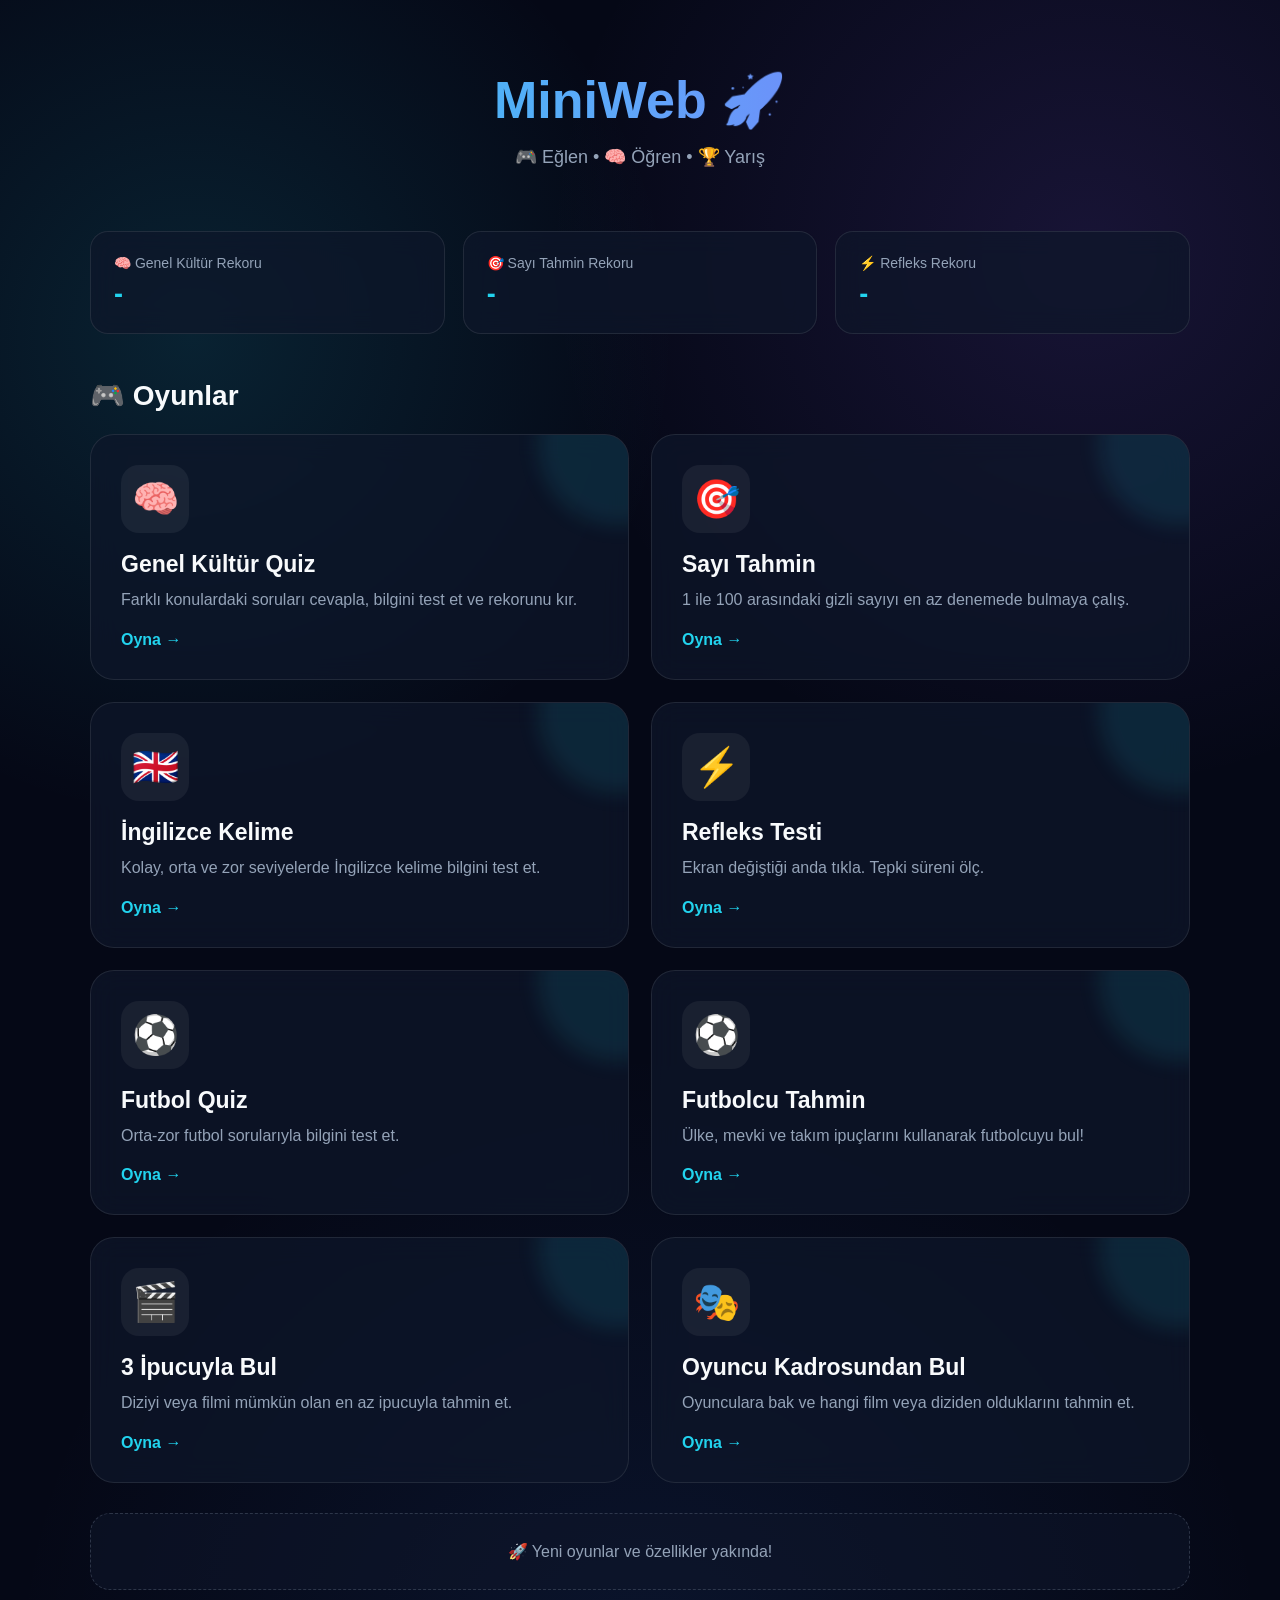
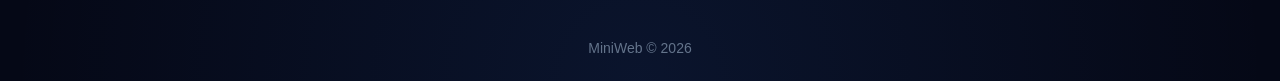
<file: index.html>
<!DOCTYPE html>
<html lang="tr">

<head>

<meta charset="UTF-8">

<meta
    name="viewport"
    content="width=device-width, initial-scale=1.0">

<title>MiniWeb 🚀</title>

<link
    rel="stylesheet"
    href="style.css">

</head>


<body>


<div class="container">


<header>

    <h1>MiniWeb 🚀</h1>

    <p>
        🎮 Eğlen • 🧠 Öğren • 🏆 Yarış
    </p>

</header>


<div class="stats">


    <div class="stat">

        <div class="stat-title">
            🧠 Genel Kültür Rekoru
        </div>

        <div
            class="stat-value"
            id="quizRecord">

            -

        </div>

    </div>


    <div class="stat">

        <div class="stat-title">
            🎯 Sayı Tahmin Rekoru
        </div>

        <div
            class="stat-value"
            id="guessRecord">

            -

        </div>

    </div>


    <div class="stat">

        <div class="stat-title">
            ⚡ Refleks Rekoru
        </div>

        <div
            class="stat-value"
            id="reflexRecord">

            -

        </div>

    </div>


</div>


<h2 class="section-title">
    🎮 Oyunlar
</h2>


<div class="games">


    <div
        class="card"
        onclick="location.href='quiz.html'">

        <div class="icon">
            🧠
        </div>

        <h2>
            Genel Kültür Quiz
        </h2>

        <p>
            Farklı konulardaki soruları cevapla,
            bilgini test et ve rekorunu kır.
        </p>

        <span>
            Oyna →
        </span>

    </div>


    <div
        class="card"
        onclick="location.href='game.html'">

        <div class="icon">
            🎯
        </div>

        <h2>
            Sayı Tahmin
        </h2>

        <p>
            1 ile 100 arasındaki gizli sayıyı
            en az denemede bulmaya çalış.
        </p>

        <span>
            Oyna →
        </span>

    </div>


    <div
        class="card"
        onclick="location.href='english.html'">

        <div class="icon">
            🇬🇧
        </div>

        <h2>
            İngilizce Kelime
        </h2>

        <p>
            Kolay, orta ve zor seviyelerde
            İngilizce kelime bilgini test et.
        </p>

        <span>
            Oyna →
        </span>

    </div>


    <div
        class="card"
        onclick="location.href='reflex.html'">

        <div class="icon">
            ⚡
        </div>

        <h2>
            Refleks Testi
        </h2>

        <p>
            Ekran değiştiği anda tıkla.
            Tepki süreni ölç.
        </p>

        <span>
            Oyna →
        </span>

    </div>


    <div
        class="card"
        onclick="location.href='football.html'">

        <div class="icon">
            ⚽
        </div>

        <h2>
            Futbol Quiz
        </h2>

        <p>
            Orta-zor futbol sorularıyla
            bilgini test et.
        </p>

        <span>
            Oyna →
        </span>

    </div>


    <!-- YENİ FUTBOLCU TAHMİN OYUNU -->

    <div
        class="card"
        onclick="location.href='futbolcu-tahmin.html'">

        <div class="icon">
            ⚽
        </div>

        <h2>
            Futbolcu Tahmin
        </h2>

        <p>
            Ülke, mevki ve takım ipuçlarını
            kullanarak futbolcuyu bul!
        </p>

        <span>
            Oyna →
        </span>

    </div>


    <div
        class="card"
        onclick="location.href='clues.html'">

        <div class="icon">
            🎬
        </div>

        <h2>
            3 İpucuyla Bul
        </h2>

        <p>
            Diziyi veya filmi mümkün olan
            en az ipucuyla tahmin et.
        </p>

        <span>
            Oyna →
        </span>

    </div>


    <div
        class="card"
        onclick="location.href='cast.html'">

        <div class="icon">
            🎭
        </div>

        <h2>
            Oyuncu Kadrosundan Bul
        </h2>

        <p>
            Oyunculara bak ve hangi film veya
            diziden olduklarını tahmin et.
        </p>

        <span>
            Oyna →
        </span>

    </div>


</div>


<div class="coming">

    🚀 Yeni oyunlar ve özellikler yakında!

</div>


<footer>

    MiniWeb ©️ 2026

</footer>


</div>


<script>

const quizRecord =
    localStorage.getItem("quizHighScore");

const guessRecord =
    localStorage.getItem("guessRecord");

const reflexRecord =
    localStorage.getItem("reflexRecord");


if (quizRecord !== null) {

    document.getElementById("quizRecord")
        .textContent =
        quizRecord + " / 10";

}


if (guessRecord !== null) {

    document.getElementById("guessRecord")
        .textContent =
        guessRecord + " deneme";

}


if (reflexRecord !== null) {

    document.getElementById("reflexRecord")
        .textContent =
        reflexRecord + " ms";

}

</script>


</body>

</html>
</file>
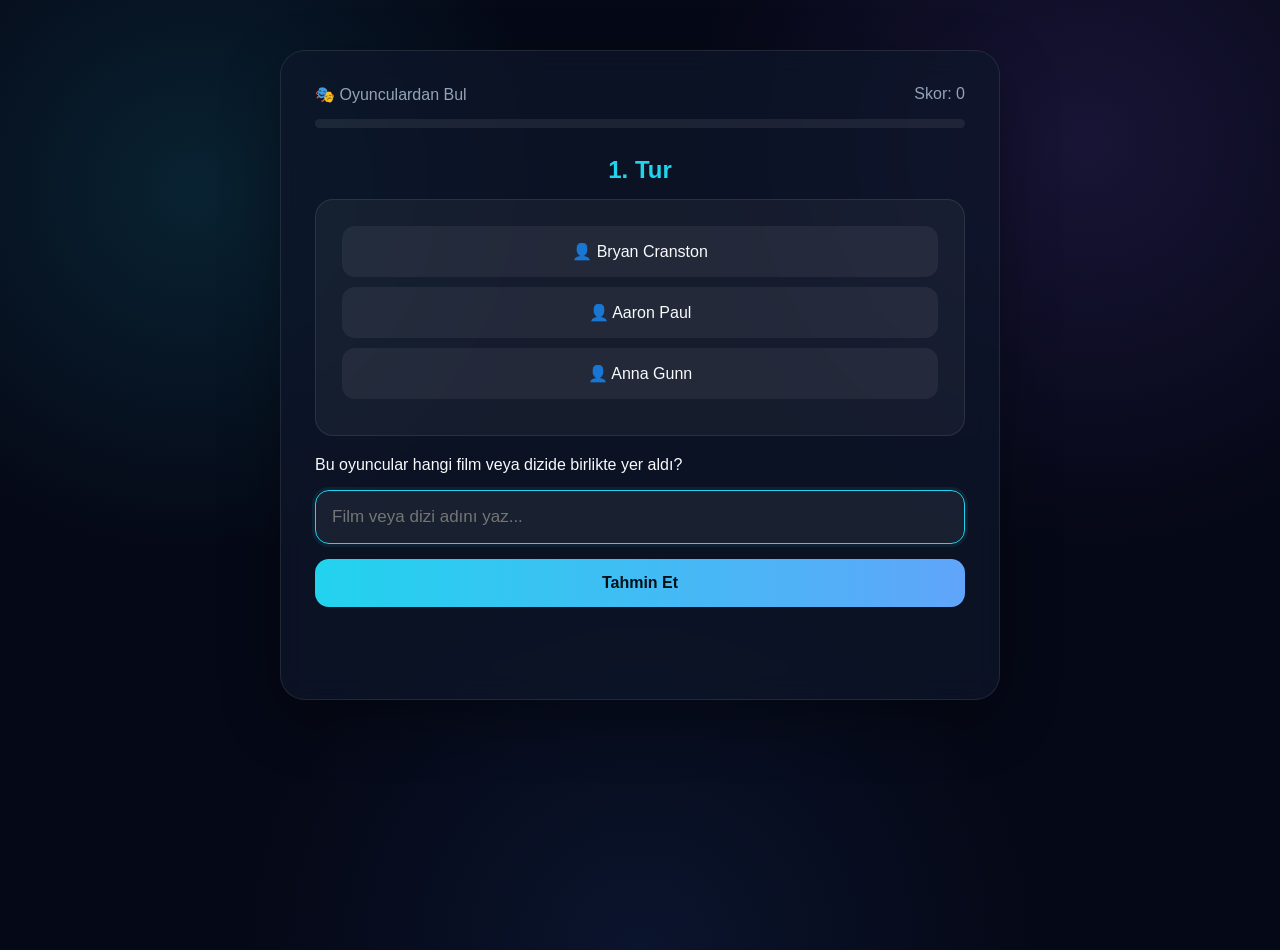
<file: cast.html>
<!DOCTYPE html>
<html lang="tr">
<head>
    <meta charset="UTF-8">
    <meta name="viewport" content="width=device-width, initial-scale=1.0">
    <title>MiniWeb - Oyunculardan Bul</title>
    <link rel="stylesheet" href="style.css">
</head>
<body>
<div class="game-container">
    <div class="top">
        <span>🎭 Oyunculardan Bul</span>
        <span id="score">Skor: 0</span>
    </div>
    <div class="progress-bg">
        <div class="progress" id="progress"></div>
    </div>
    <h2 class="cast-title" id="roundTitle">1. Tur</h2>
    <div class="cast-box">
        <div class="actor">
            👤 <span id="actor1"></span>
        </div>
        <div class="actor">
            👤 <span id="actor2"></span>
        </div>
        <div class="actor">
            👤 <span id="actor3"></span>
        </div>
    </div>
    <p id="hint">
        Bu oyuncular hangi film veya dizide birlikte yer aldı?
    </p>
    <input
        type="text"
        id="answerInput"
        placeholder="Film veya dizi adını yaz..."
        autocomplete="off"
    >
    <button class="guess-btn" onclick="checkAnswer()">
        Tahmin Et
    </button>
    <p id="feedback"></p>
    <button
        class="next-btn"
        id="nextBtn"
        onclick="nextRound()"
        style="display:none;"
    >
        Sonraki Tur →
    </button>
    <div class="result" id="result" style="display:none;">
        <h2>🏆 Oyun Bitti!</h2>
        <p class="final-score" id="finalScore"></p>
        <p class="record" id="record"></p>
        <button class="restart" onclick="restartGame()">
            🔄 Tekrar Oyna
        </button>
        <a href="index.html" class="home">
            🏠 Ana Sayfa
        </a>
    </div>
</div>
<script>
const rounds = [
    {
        actors: ["Bryan Cranston", "Aaron Paul", "Anna Gunn"],
        answer: "Breaking Bad"
    },
    {
        actors: ["Jennifer Aniston", "Courteney Cox", "Matt LeBlanc"],
        answer: "Friends"
    },
    {
        actors: ["Millie Bobby Brown", "Finn Wolfhard", "Gaten Matarazzo"],
        answer: "Stranger Things"
    },
    {
        actors: ["Kit Harington", "Emilia Clarke", "Peter Dinklage"],
        answer: "Game of Thrones"
    },
    {
        actors: ["Keanu Reeves", "Laurence Fishburne", "Carrie-Anne Moss"],
        answer: "The Matrix"
    },
    {
        actors: ["Leonardo DiCaprio", "Joseph Gordon-Levitt", "Ellen Page"],
        answer: "Inception"
    },
    {
        actors: ["Matthew McConaughey", "Anne Hathaway", "Jessica Chastain"],
        answer: "Interstellar"
    },
    {
        actors: ["Christian Bale", "Heath Ledger", "Michael Caine"],
        answer: "The Dark Knight"
    },
    {
        actors: ["Steve Carell", "John Krasinski", "Rainn Wilson"],
        answer: "The Office"
    },
    {
        actors: ["Tom Hanks", "Tim Allen", "Annie Potts"],
        answer: "Toy Story"
    }
];
let currentRound = 0;
let score = 0;
let roundFinished = false;
const roundTitle = document.getElementById("roundTitle");
const actor1 = document.getElementById("actor1");
const actor2 = document.getElementById("actor2");
const actor3 = document.getElementById("actor3");
const answerInput = document.getElementById("answerInput");
const feedback = document.getElementById("feedback");
const scoreEl = document.getElementById("score");
const nextBtn = document.getElementById("nextBtn");
const result = document.getElementById("result");
const finalScore = document.getElementById("finalScore");
const record = document.getElementById("record");
const progress = document.getElementById("progress");
const hint = document.getElementById("hint");
function loadRound() {
    const round = rounds[currentRound];
    roundFinished = false;
    roundTitle.textContent =
        `${currentRound + 1}. Tur`;
    actor1.textContent = round.actors[0];
    actor2.textContent = round.actors[1];
    actor3.textContent = round.actors[2];
    answerInput.value = "";
    answerInput.disabled = false;
    feedback.textContent = "";
    feedback.className = "";
    nextBtn.style.display = "none";
    progress.style.width =
        ((currentRound / rounds.length) * 100) + "%";
    answerInput.focus();
}
function normalize(text) {
    return text
        .toLowerCase()
        .replace(/ı/g, "i")
        .replace(/ğ/g, "g")
        .replace(/ü/g, "u")
        .replace(/ş/g, "s")
        .replace(/ö/g, "o")
        .replace(/ç/g, "c")
        .trim();
}
function checkAnswer() {
    if (roundFinished) return;
    const userAnswer =
        normalize(answerInput.value);
    if (!userAnswer) {
        feedback.textContent =
            "✏️ Önce bir tahmin yaz!";
        return;
    }
    const correctAnswer =
        normalize(rounds[currentRound].answer);
    if (userAnswer === correctAnswer) {
        score++;
        scoreEl.textContent =
            "Skor: " + score;
        feedback.textContent =
            "✅ Doğru! +1 puan";
        feedback.className =
            "correct-text";
        finishRound();
    } else {
        feedback.textContent =
            "❌ Yanlış! Tekrar düşün.";
        feedback.className =
            "wrong-text";
    }
}
function finishRound() {
    roundFinished = true;
    answerInput.disabled = true;
    nextBtn.style.display = "block";
    if (currentRound === rounds.length - 1) {
        nextBtn.textContent =
            "🏆 Sonucu Gör";
    }
}
function nextRound() {
    currentRound++;
    if (currentRound >= rounds.length) {
        finishGame();
    } else {
        nextBtn.textContent =
            "Sonraki Tur →";
        loadRound();
    }
}
function finishGame() {
    document.querySelector(".cast-box").style.display =
        "none";
    roundTitle.style.display = "none";
    hint.style.display = "none";
    answerInput.style.display = "none";
    document.querySelector(".guess-btn").style.display =
        "none";
    nextBtn.style.display = "none";
    result.style.display = "block";
    progress.style.width = "100%";
    finalScore.textContent =
        `10 turda ${score} doğru yaptın!`;
    let highScore =
        Number(localStorage.getItem("castHighScore")) || 0;
    if (score > highScore) {
        localStorage.setItem(
            "castHighScore",
            score
        );
        record.textContent =
            "🔥 Yeni rekor! Tebrikler!";
    } else {
        record.textContent =
            "🏆 Rekorun: " + highScore;
    }
}
function restartGame() {
    currentRound = 0;
    score = 0;
    roundTitle.style.display = "block";
    hint.style.display = "block";
    answerInput.style.display = "block";
    document.querySelector(".cast-box").style.display =
        "block";
    document.querySelector(".guess-btn").style.display =
        "block";
    result.style.display = "none";
    scoreEl.textContent =
        "Skor: 0";
    loadRound();
}
answerInput.addEventListener("keydown", function(event) {
    if (event.key === "Enter") {
        checkAnswer();
    }
});
loadRound();
</script>
</body>
</html>
</file>
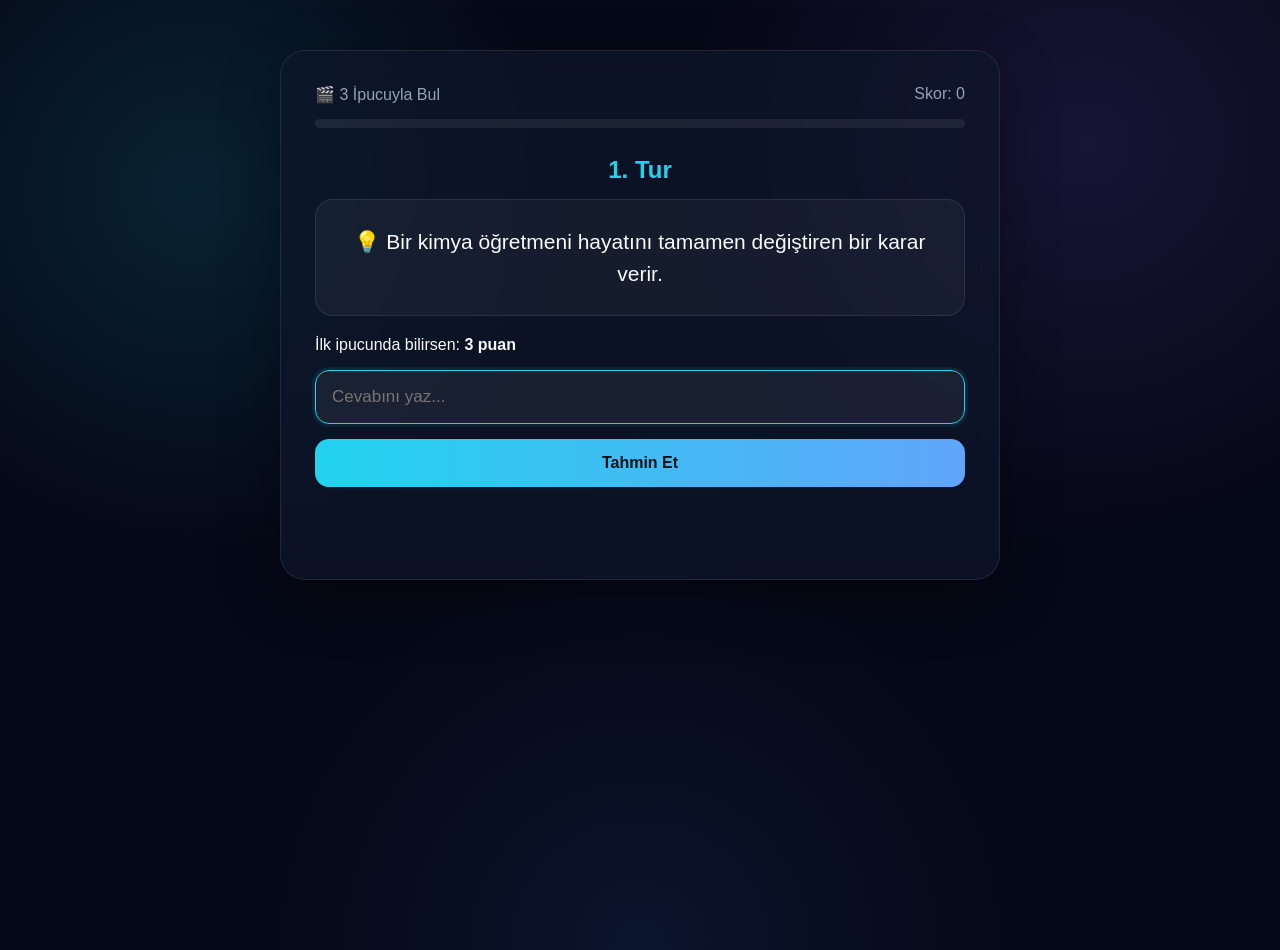
<file: clues.html>
<!DOCTYPE html>
<html lang="tr">
<head>
    <meta charset="UTF-8">
    <meta name="viewport" content="width=device-width, initial-scale=1.0">
    <title>MiniWeb - 3 İpucuyla Bul</title>
    <link rel="stylesheet" href="style.css">
</head>
<body>
<div class="game-container">
    <div class="top">
        <span>🎬 3 İpucuyla Bul</span>
        <span id="score">Skor: 0</span>
    </div>
    <div class="progress-bg">
        <div class="progress" id="progress"></div>
    </div>
    <h2 class="clue-title" id="roundTitle">1. Tur</h2>
    <div class="clue-box">
        <div class="clue" id="clue1"></div>
        <div class="clue" id="clue2" style="display:none;"></div>
        <div class="clue" id="clue3" style="display:none;"></div>
    </div>
    <p id="pointsInfo">
        İlk ipucunda bilirsen: <strong>3 puan</strong>
    </p>
    <input
        type="text"
        id="answerInput"
        placeholder="Cevabını yaz..."
        autocomplete="off"
    >
    <button class="guess-btn" onclick="checkAnswer()">
        Tahmin Et
    </button>
    <button
        class="next-btn"
        id="nextBtn"
        onclick="nextRound()"
        style="display:none;"
    >
        Sonraki Tur →
    </button>
    <p id="feedback"></p>
    <div class="result" id="result" style="display:none;">
        <h2>🏆 Oyun Bitti!</h2>
        <p class="final-score" id="finalScore"></p>
        <p class="record" id="record"></p>
        <button class="restart" onclick="restartGame()">
            🔄 Tekrar Oyna
        </button>
        <a href="index.html" class="home">
            🏠 Ana Sayfa
        </a>
    </div>
</div>
<script>
const rounds = [
    {
        answer: "Breaking Bad",
        clues: [
            "Bir kimya öğretmeni hayatını tamamen değiştiren bir karar verir.",
            "Hikâyenin merkezinde uyuşturucu üretimi ve suç dünyası vardır.",
            "Walter White ve Jesse Pinkman başroldedir."
        ]
    },
    {
        answer: "Lost",
        clues: [
            "Bir uçak kazası birçok insanı gizemli bir adada bırakır.",
            "Adada açıklanması zor birçok olay yaşanır.",
            "Jack, Kate ve Sawyer önemli karakterlerdir."
        ]
    },
    {
        answer: "The Dark Knight",
        clues: [
            "Gotham şehrinde geçen karanlık bir süper kahraman hikâyesidir.",
            "Batman'in karşısındaki en önemli düşmanlardan biri Joker'dir.",
            "Christian Bale'in Batman'i canlandırdığı üçlemenin ikinci filmidir."
        ]
    },
    {
        answer: "Stranger Things",
        clues: [
            "Bir çocuk ortadan kaybolur ve arkadaşları onu aramaya başlar.",
            "Hikâyede gizemli bir paralel dünya bulunur.",
            "Eleven isimli özel güçlere sahip bir kız önemli karakterdir."
        ]
    },
    {
        answer: "Friends",
        clues: [
            "New York'ta yaşayan bir arkadaş grubunun günlük hayatını anlatır.",
            "Karakterler sık sık bir kafede buluşur.",
            "Ross, Rachel, Monica, Chandler, Joey ve Phoebe vardır."
        ]
    },
    {
        answer: "The Matrix",
        clues: [
            "Baş karakter yaşadığı dünyanın gerçekliği hakkında şüphe duymaya başlar.",
            "Hikâyede insanların gerçeklik sandığı şeyin aslında farklı olduğu ortaya çıkar.",
            "Baş karakterin adı Neo'dur."
        ]
    },
    {
        answer: "Game of Thrones",
        clues: [
            "Birçok krallığın iktidar mücadelesi verdiği fantastik bir dünyada geçer.",
            "Ejderhalar hikâyede önemli bir yere sahiptir.",
            "Stark ve Lannister aileleri önemli ailelerdendir."
        ]
    },
    {
        answer: "Inception",
        clues: [
            "Bir grup insan başkalarının zihnine girmeye çalışır.",
            "Rüyalar hikâyenin merkezindedir.",
            "Başrolde Leonardo DiCaprio vardır."
        ]
    },
    {
        answer: "The Office",
        clues: [
            "Bir ofiste çalışan insanların günlük hayatını anlatır.",
            "Belgesel tarzında çekilmiş bir komedi dizisidir.",
            "Michael Scott isimli müdür önemli karakterdir."
        ]
    },
    {
        answer: "Interstellar",
        clues: [
            "İnsanlığın geleceği için uzay yolculuğu yapılır.",
            "Hikâyede zaman ve uzay çok önemli bir rol oynar.",
            "Başrolde Matthew McConaughey vardır."
        ]
    }
];
let currentRound = 0;
let score = 0;
let clueNumber = 1;
let roundFinished = false;
const roundTitle = document.getElementById("roundTitle");
const clue1 = document.getElementById("clue1");
const clue2 = document.getElementById("clue2");
const clue3 = document.getElementById("clue3");
const answerInput = document.getElementById("answerInput");
const feedback = document.getElementById("feedback");
const scoreEl = document.getElementById("score");
const pointsInfo = document.getElementById("pointsInfo");
const nextBtn = document.getElementById("nextBtn");
const result = document.getElementById("result");
const finalScore = document.getElementById("finalScore");
const record = document.getElementById("record");
const progress = document.getElementById("progress");
function loadRound() {
    const round = rounds[currentRound];
    clueNumber = 1;
    roundFinished = false;
    roundTitle.textContent =
        `${currentRound + 1}. Tur`;
    clue1.textContent =
        "💡 " + round.clues[0];
    clue2.textContent =
        "💡 " + round.clues[1];
    clue3.textContent =
        "💡 " + round.clues[2];
    clue1.style.display = "block";
    clue2.style.display = "none";
    clue3.style.display = "none";
    answerInput.value = "";
    answerInput.disabled = false;
    feedback.textContent = "";
    nextBtn.style.display = "none";
    pointsInfo.innerHTML =
        "İlk ipucunda bilirsen: <strong>3 puan</strong>";
    progress.style.width =
        ((currentRound / rounds.length) * 100) + "%";
    answerInput.focus();
}
function checkAnswer() {
    if (roundFinished) return;
    const userAnswer =
        answerInput.value.trim().toLowerCase();
    if (!userAnswer) {
        feedback.textContent =
            "✏️ Önce bir tahmin yaz!";
        return;
    }
    const correctAnswer =
        rounds[currentRound].answer.toLowerCase();
    if (userAnswer === correctAnswer) {
        let earnedPoints = 4 - clueNumber;
        score += earnedPoints;
        scoreEl.textContent =
            "Skor: " + score;
        feedback.textContent =
            `✅ Doğru! +${earnedPoints} puan`;
        feedback.className = "correct-text";
        finishRound();
    } else {
        if (clueNumber === 1) {
            clueNumber = 2;
            clue2.style.display = "block";
            pointsInfo.innerHTML =
                "İkinci ipucunda bilirsen: <strong>2 puan</strong>";
            feedback.textContent =
                "❌ Olmadı! İkinci ipucunu açtık.";
        } else if (clueNumber === 2) {
            clueNumber = 3;
            clue3.style.display = "block";
            pointsInfo.innerHTML =
                "Üçüncü ipucunda bilirsen: <strong>1 puan</strong>";
            feedback.textContent =
                "❌ Olmadı! Son ipucunu açtık.";
        } else {
            feedback.textContent =
                "❌ Bu turu bilemedin. Cevap: " +
                rounds[currentRound].answer;
            feedback.className = "wrong-text";
            finishRound();
        }
    }
}
function finishRound() {
    roundFinished = true;
    answerInput.disabled = true;
    nextBtn.style.display = "block";
    if (currentRound === rounds.length - 1) {
        nextBtn.textContent =
            "🏆 Sonucu Gör";
    }
}
function nextRound() {
    currentRound++;
    if (currentRound >= rounds.length) {
        finishGame();
    } else {
        nextBtn.textContent =
            "Sonraki Tur →";
        loadRound();
    }
}
function finishGame() {
    document.querySelector(".clue-box").style.display =
        "none";
    roundTitle.style.display = "none";
    pointsInfo.style.display = "none";
    answerInput.style.display = "none";
    document.querySelector(".guess-btn").style.display =
        "none";
    nextBtn.style.display = "none";
    result.style.display = "block";
    progress.style.width = "100%";
    finalScore.textContent =
        `10 turda toplam ${score} puan kazandın!`;
    let highScore =
        Number(localStorage.getItem("cluesHighScore")) || 0;
    if (score > highScore) {
        localStorage.setItem(
            "cluesHighScore",
            score
        );
        record.textContent =
            "🔥 Yeni rekor! Tebrikler!";
    } else {
        record.textContent =
            "🏆 Rekorun: " + highScore;
    }
}
function restartGame() {
    currentRound = 0;
    score = 0;
    roundTitle.style.display = "block";
    pointsInfo.style.display = "block";
    answerInput.style.display = "block";
    document.querySelector(".clue-box").style.display =
        "block";
    document.querySelector(".guess-btn").style.display =
        "block";
    result.style.display = "none";
    scoreEl.textContent =
        "Skor: 0";
    loadRound();
}
answerInput.addEventListener("keydown", function(event) {
    if (event.key === "Enter") {
        checkAnswer();
    }
});
loadRound();
</script>
</body>
</html>
</file>
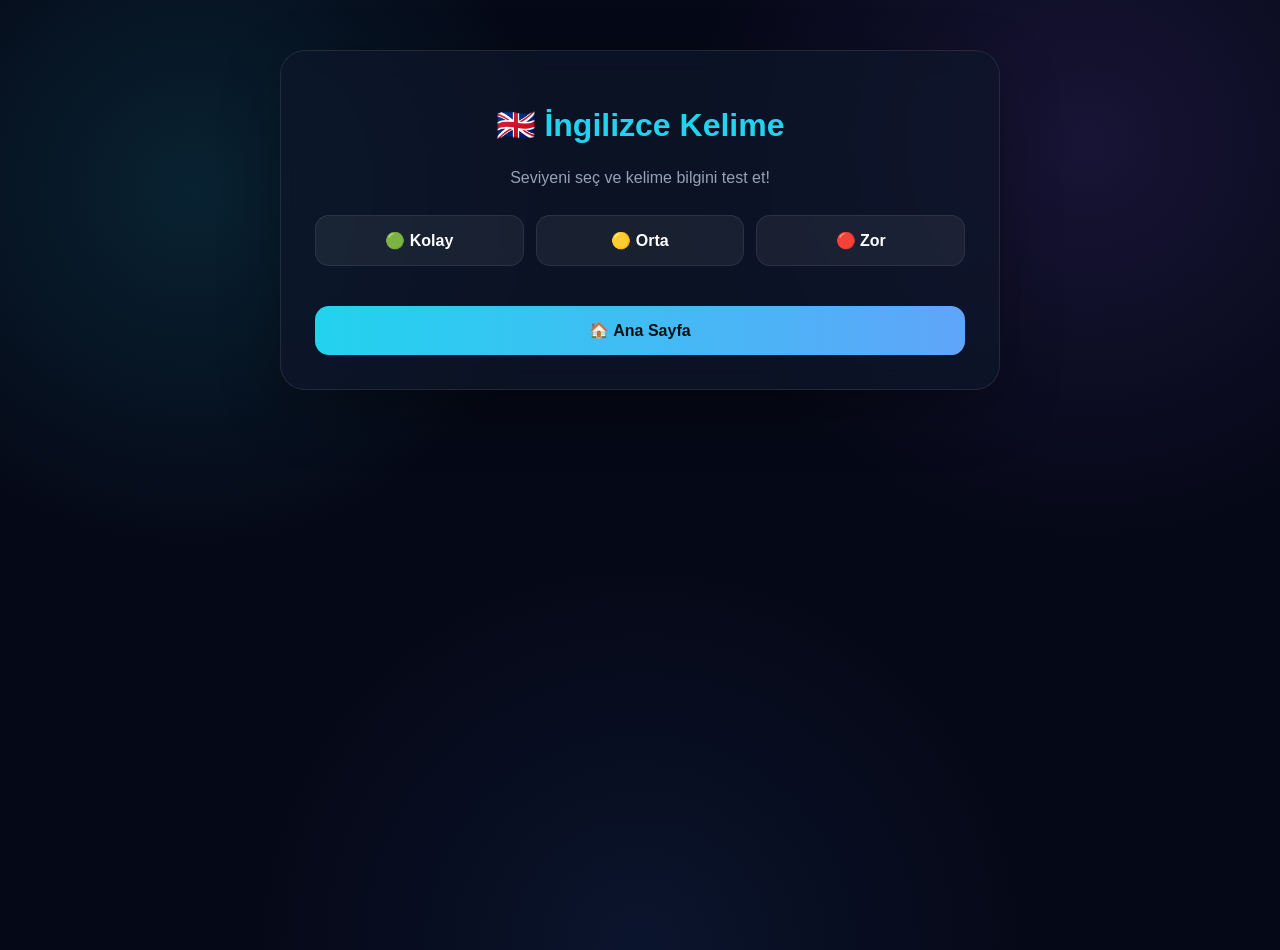
<file: english.html>
<!DOCTYPE html>
<html lang="tr">
<head>
<meta charset="UTF-8">
<meta
    name="viewport"
    content="width=device-width, initial-scale=1.0">
<title>İngilizce Kelime 🇬🇧</title>
<link
    rel="stylesheet"
    href="style.css">
<style>
.level-select {
    display: grid;
    grid-template-columns: repeat(3, 1fr);
    gap: 12px;
    margin: 25px 0;
}
.level-btn {
    background: rgba(255,255,255,0.06);
    color: white;
    border: 1px solid rgba(255,255,255,0.08);
}
.level-btn:hover {
    border-color: #22d3ee;
    background: rgba(34,211,238,0.10);
}
.level-btn.active {
    background: linear-gradient(
        90deg,
        #22d3ee,
        #60a5fa
    );
    color: #031018;
}
.word-box {
    text-align: center;
    padding: 30px 20px;
    margin-bottom: 25px;
    border-radius: 20px;
    background: rgba(255,255,255,0.045);
    border: 1px solid rgba(255,255,255,0.08);
}
.word {
    font-size: 38px;
    font-weight: 800;
    color: #22d3ee;
}
.word-info {
    color: #94a3b8;
    margin-top: 8px;
}
@media (max-width: 600px) {
    .level-select {
        grid-template-columns: 1fr;
    }
    .word {
        font-size: 32px;
    }
}
</style>
</head>
<body>
<div class="game-container">
<!-- SEVİYE SEÇİMİ -->
<div id="levelScreen">
    <h1>🇬🇧 İngilizce Kelime</h1>
    <p
        style="
        text-align:center;
        color:#94a3b8;
        line-height:1.5;
        ">
        Seviyeni seç ve kelime bilgini test et!
    </p>
    <div class="level-select">
        <button
            class="level-btn"
            onclick="setLevel('easy', this)">
            🟢 Kolay
        </button>
        <button
            class="level-btn"
            onclick="setLevel('medium', this)">
            🟡 Orta
        </button>
        <button
            class="level-btn"
            onclick="setLevel('hard', this)">
            🔴 Zor
        </button>
    </div>
    <button
        class="home"
        onclick="location.href='index.html'">
        🏠 Ana Sayfa
    </button>
</div>
<!-- OYUN -->
<div
    id="quiz"
    class="hidden">
<h1>🇬🇧 İngilizce Kelime</h1>
<div class="top">
    <span id="questionNumber">
        Soru 1 / 10
    </span>
    <span id="scoreText">
        Skor: 0
    </span>
</div>
<div class="progress-bg">
    <div
        class="progress"
        id="progress">
    </div>
</div>
<div class="word-box">
    <div
        class="word"
        id="word">
    </div>
    <div class="word-info">
        Türkçe anlamını seç
    </div>
</div>
<div
    class="answers"
    id="answers">
</div>
<div id="feedback"></div>
<button
    id="nextBtn"
    class="next-btn hidden"
    onclick="nextQuestion()">
    Sonraki Soru →
</button>
</div>
<!-- SONUÇ -->
<div
    id="result"
    class="result hidden">
<h1>🇬🇧 Quiz Bitti!</h1>
<div
    class="final-score"
    id="finalScore">
    0 / 10
</div>
<p id="message"></p>
<p class="record">
    🏆 En yüksek skorun:
    <span id="highScore">
        0
    </span>
    / 10
</p>
<button
    class="restart"
    onclick="restartQuiz()">
    🔄 Tekrar Oyna
</button>
<button
    class="home"
    onclick="location.href='index.html'">
    🏠 Ana Sayfa
</button>
</div>
</div>
<script>
const words = {
    easy: [
        {
            word: "Apple",
            answers: [
                "Elma",
                "Masa",
                "Kapı",
                "Kalem"
            ],
            correct: "Elma"
        },
        {
            word: "House",
            answers: [
                "Araba",
                "Ev",
                "Okul",
                "Bahçe"
            ],
            correct: "Ev"
        },
        {
            word: "Water",
            answers: [
                "Su",
                "Ateş",
                "Hava",
                "Toprak"
            ],
            correct: "Su"
        },
        {
            word: "Book",
            answers: [
                "Kitap",
                "Defter",
                "Telefon",
                "Çanta"
            ],
            correct: "Kitap"
        },
        {
            word: "Friend",
            answers: [
                "Öğretmen",
                "Arkadaş",
                "Komşu",
                "Doktor"
            ],
            correct: "Arkadaş"
        },
        {
            word: "Morning",
            answers: [
                "Akşam",
                "Gece",
                "Sabah",
                "Öğle"
            ],
            correct: "Sabah"
        },
        {
            word: "Happy",
            answers: [
                "Üzgün",
                "Mutlu",
                "Kızgın",
                "Yorgun"
            ],
            correct: "Mutlu"
        },
        {
            word: "Fast",
            answers: [
                "Yavaş",
                "Büyük",
                "Hızlı",
                "Küçük"
            ],
            correct: "Hızlı"
        },
        {
            word: "School",
            answers: [
                "Hastane",
                "Ev",
                "Okul",
                "Market"
            ],
            correct: "Okul"
        },
        {
            word: "Beautiful",
            answers: [
                "Güzel",
                "Çirkin",
                "Soğuk",
                "Eski"
            ],
            correct: "Güzel"
        }
    ],
    medium: [
        {
            word: "Improve",
            answers: [
                "Geliştirmek",
                "Kaybetmek",
                "Unutmak",
                "Beklemek"
            ],
            correct: "Geliştirmek"
        },
        {
            word: "Reliable",
            answers: [
                "Tehlikeli",
                "Güvenilir",
                "Pahalı",
                "Gürültülü"
            ],
            correct: "Güvenilir"
        },
        {
            word: "Although",
            answers: [
                "Çünkü",
                "Eğer",
                "Rağmen",
                "Sonra"
            ],
            correct: "Rağmen"
        },
        {
            word: "Achievement",
            answers: [
                "Başarı",
                "Başlangıç",
                "Hata",
                "Karar"
            ],
            correct: "Başarı"
        },
        {
            word: "Environment",
            answers: [
                "Çevre",
                "Hükümet",
                "Ekonomi",
                "Toplum"
            ],
            correct: "Çevre"
        },
        {
            word: "Eventually",
            answers: [
                "Aniden",
                "Sonunda",
                "Nadiren",
                "Asla"
            ],
            correct: "Sonunda"
        },
        {
            word: "Require",
            answers: [
                "Reddetmek",
                "Gerektirmek",
                "Övmek",
                "Taşımak"
            ],
            correct: "Gerektirmek"
        },
        {
            word: "Accurate",
            answers: [
                "Doğru",
                "Gizli",
                "Zor",
                "Yavaş"
            ],
            correct: "Doğru"
        },
        {
            word: "Concern",
            answers: [
                "Endişe",
                "Ödül",
                "Fırsat",
                "Tavsiye"
            ],
            correct: "Endişe"
        },
        {
            word: "Determine",
            answers: [
                "Belirlemek",
                "Kaçmak",
                "Kapatmak",
                "Paylaşmak"
            ],
            correct: "Belirlemek"
        }
    ],
    hard: [
        {
            word: "Ambiguous",
            answers: [
                "Belirsiz",
                "Tehlikeli",
                "Gereksiz",
                "Kesin"
            ],
            correct: "Belirsiz"
        },
        {
            word: "Nevertheless",
            answers: [
                "Bu nedenle",
                "Bununla birlikte",
                "Örneğin",
                "Sonuç olarak"
            ],
            correct: "Bununla birlikte"
        },
        {
            word: "Reluctant",
            answers: [
                "İsteksiz",
                "Kararlı",
                "Meraklı",
                "Cesur"
            ],
            correct: "İsteksiz"
        },
        {
            word: "Substantial",
            answers: [
                "Önemsiz",
                "Önemli ölçüde",
                "Geçici",
                "Gizli"
            ],
            correct: "Önemli ölçüde"
        },
        {
            word: "Inevitable",
            answers: [
                "Kaçınılmaz",
                "İmkânsız",
                "Geçici",
                "Şüpheli"
            ],
            correct: "Kaçınılmaz"
        },
        {
            word: "Controversial",
            answers: [
                "Tartışmalı",
                "Kesin",
                "Geleneksel",
                "Basit"
            ],
            correct: "Tartışmalı"
        },
        {
            word: "Meticulous",
            answers: [
                "Dikkatsiz",
                "Titiz",
                "Kızgın",
                "Şaşkın"
            ],
            correct: "Titiz"
        },
        {
            word: "Convey",
            answers: [
                "İletmek",
                "Gizlemek",
                "Reddetmek",
                "Unutmak"
            ],
            correct: "İletmek"
        },
        {
            word: "Predominantly",
            answers: [
                "Tamamen",
                "Büyük ölçüde",
                "Nadiren",
                "Kesinlikle"
            ],
            correct: "Büyük ölçüde"
        },
        {
            word: "Deteriorate",
            answers: [
                "İyileşmek",
                "Kötüleşmek",
                "Değiştirmek",
                "Başlamak"
            ],
            correct: "Kötüleşmek"
        }
    ]
};
let selectedLevel = "";
let currentQuestion = 0;
let score = 0;
let answered = false;
function setLevel(level, button) {
    selectedLevel = level;
    currentQuestion = 0;
    score = 0;
    document
        .querySelectorAll(".level-btn")
        .forEach(btn => {
            btn.classList.remove("active");
        });
    button.classList.add("active");
    document
        .getElementById("levelScreen")
        .classList
        .add("hidden");
    document
        .getElementById("quiz")
        .classList
        .remove("hidden");
    loadQuestion();
}
function loadQuestion() {
    answered = false;
    document
        .getElementById("nextBtn")
        .classList
        .add("hidden");
    document
        .getElementById("feedback")
        .textContent = "";
    const q =
        words[selectedLevel][currentQuestion];
    document
        .getElementById("questionNumber")
        .textContent =
        `Soru ${currentQuestion + 1} / 10`;
    document
        .getElementById("scoreText")
        .textContent =
        `Skor: ${score}`;
    document
        .getElementById("progress")
        .style.width =
        `${(currentQuestion / 10) * 100}%`;
    document
        .getElementById("word")
        .textContent =
        q.word;
    const answers =
        document.getElementById("answers");
    answers.innerHTML = "";
    q.answers.forEach(answer => {
        const button =
            document.createElement("button");
        button.textContent =
            answer;
        button.classList.add("answer");
        button.onclick =
            () => checkAnswer(button, answer);
        answers.appendChild(button);
    });
}
function checkAnswer(button, answer) {
    if (answered) return;
    answered = true;
    const q =
        words[selectedLevel][currentQuestion];
    document
        .querySelectorAll(".answer")
        .forEach(btn => {
            if (
                btn.textContent === q.correct
            ) {
                btn.classList.add("correct");
            }
        });
    if (answer === q.correct) {
        score++;
        button.classList.add("correct");
        document
            .getElementById("feedback")
            .textContent =
            "✅ Doğru!";
    } else {
        button.classList.add("wrong");
        document
            .getElementById("feedback")
            .textContent =
            `❌ Yanlış! Doğru cevap: ${q.correct}`;
    }
    document
        .getElementById("scoreText")
        .textContent =
        `Skor: ${score}`;
    document
        .getElementById("nextBtn")
        .classList
        .remove("hidden");
}
function nextQuestion() {
    currentQuestion++;
    if (currentQuestion >= 10) {
        showResult();
    } else {
        loadQuestion();
    }
}
function showResult() {
    document
        .getElementById("quiz")
        .classList
        .add("hidden");
    document
        .getElementById("result")
        .classList
        .remove("hidden");
    document
        .getElementById("finalScore")
        .textContent =
        `${score} / 10`;
    let message = "";
    if (score === 10) {
        message =
            "🔥 Mükemmel! Hepsini bildin!";
    } else if (score >= 8) {
        message =
            "🏆 Çok iyi! İngilizcen sağlam.";
    } else if (score >= 6) {
        message =
            "👏 Güzel skor!";
    } else if (score >= 4) {
        message =
            "🙂 Fena değil! Biraz daha pratik yap.";
    } else {
        message =
            "😄 Bir tur daha dene!";
    }
    document
        .getElementById("message")
        .textContent =
        message;
    const storageKey =
        "englishHighScore_" +
        selectedLevel;
    let highScore =
        Number(
            localStorage.getItem(storageKey)
        ) || 0;
    if (score > highScore) {
        highScore = score;
        localStorage.setItem(
            storageKey,
            highScore
        );
    }
    document
        .getElementById("highScore")
        .textContent =
        highScore;
}
function restartQuiz() {
    currentQuestion = 0;
    score = 0;
    document
        .getElementById("result")
        .classList
        .add("hidden");
    document
        .getElementById("levelScreen")
        .classList
        .remove("hidden");
    document
        .querySelectorAll(".level-btn")
        .forEach(btn => {
            btn.classList.remove("active");
        });
}
</script>
</body>
</html>
</file>
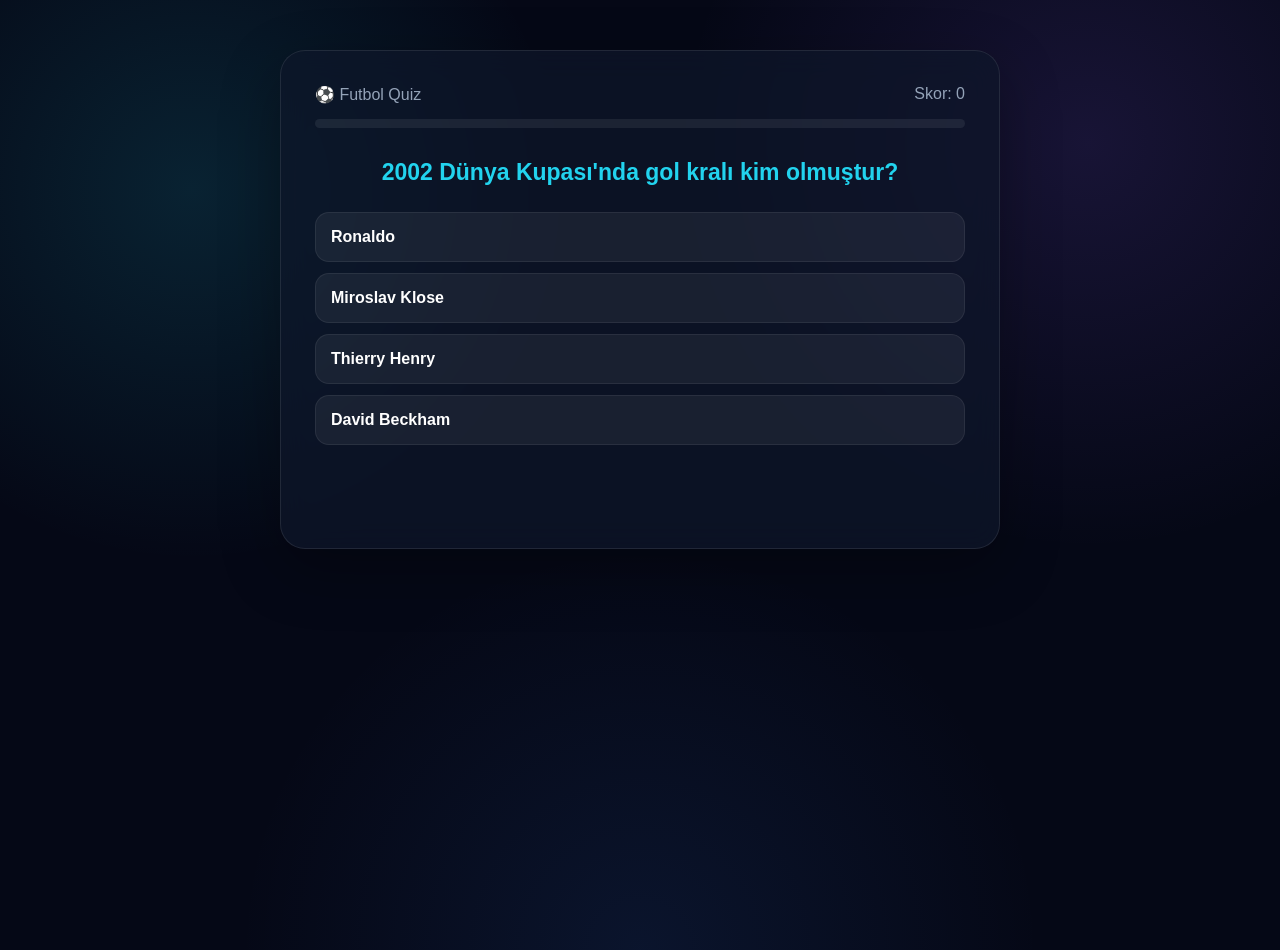
<file: football.html>
<!DOCTYPE html>
<html lang="tr">
<head>
    <meta charset="UTF-8">
    <meta name="viewport" content="width=device-width, initial-scale=1.0">
    <title>MiniWeb - Futbol Quiz</title>
    <link rel="stylesheet" href="style.css">
</head>
<body>
<div class="game-container">
    <div class="top">
        <span>⚽ Futbol Quiz</span>
        <span id="score">Skor: 0</span>
    </div>
    <div class="progress-bg">
        <div class="progress" id="progress"></div>
    </div>
    <h1 id="question">Soru yükleniyor...</h1>
    <div id="answers"></div>
    <p id="feedback"></p>
    <button class="next-btn" id="nextBtn" onclick="nextQuestion()" style="display:none;">
        Sonraki Soru →
    </button>
    <div class="result" id="result" style="display:none;">
        <h2>🏆 Quiz Bitti!</h2>
        <p class="final-score" id="finalScore"></p>
        <p class="record" id="record"></p>
        <button class="restart" onclick="restartQuiz()">
            🔄 Tekrar Oyna
        </button>
        <a href="index.html" class="home">
            🏠 Ana Sayfa
        </a>
    </div>
</div>
<script>
const questions = [
    {
        question: "2002 Dünya Kupası'nda gol kralı kim olmuştur?",
        answers: ["Ronaldo", "Miroslav Klose", "Thierry Henry", "David Beckham"],
        correct: 0
    },
    {
        question: "2010 Dünya Kupası'nı hangi ülke kazanmıştır?",
        answers: ["Almanya", "İspanya", "Hollanda", "Brezilya"],
        correct: 1
    },
    {
        question: "2006 Dünya Kupası'nda Altın Top ödülünü kim kazanmıştır?",
        answers: ["Zinedine Zidane", "Fabio Cannavaro", "Andrea Pirlo", "Ronaldinho"],
        correct: 0
    },
    {
        question: "2004 Avrupa Şampiyonası'nı hangi ülke kazanmıştır?",
        answers: ["Portekiz", "İtalya", "Yunanistan", "İspanya"],
        correct: 2
    },
    {
        question: "2005 Şampiyonlar Ligi finalinde Liverpool kimi yenerek kupayı kazanmıştır?",
        answers: ["Barcelona", "AC Milan", "Chelsea", "Real Madrid"],
        correct: 1
    },
    {
        question: "1998 Dünya Kupası finalinde Fransa hangi takımla karşılaşmıştır?",
        answers: ["Brezilya", "Arjantin", "İtalya", "Almanya"],
        correct: 0
    },
    {
        question: "\"Tanrı'nın Eli\" olarak bilinen golü atan futbolcu kimdir?",
        answers: ["Pelé", "Diego Maradona", "Johan Cruyff", "Rivaldo"],
        correct: 1
    },
    {
        question: "2014 Dünya Kupası'nı hangi ülke kazanmıştır?",
        answers: ["Arjantin", "Brezilya", "Almanya", "İspanya"],
        correct: 2
    },
    {
        question: "2008 Avrupa Şampiyonası'nı hangi ülke kazanmıştır?",
        answers: ["İspanya", "Almanya", "İtalya", "Fransa"],
        correct: 0
    },
    {
        question: "Lionel Messi 2023 yılında hangi kulübe transfer olmuştur?",
        answers: ["Al-Hilal", "Inter Miami", "Manchester City", "Paris Saint-Germain"],
        correct: 1
    }
];
let currentQuestion = 0;
let score = 0;
let answered = false;
const questionEl = document.getElementById("question");
const answersEl = document.getElementById("answers");
const scoreEl = document.getElementById("score");
const feedbackEl = document.getElementById("feedback");
const nextBtn = document.getElementById("nextBtn");
const progressEl = document.getElementById("progress");
const resultEl = document.getElementById("result");
const finalScoreEl = document.getElementById("finalScore");
const recordEl = document.getElementById("record");
function loadQuestion() {
    answered = false;
    const q = questions[currentQuestion];
    questionEl.textContent = q.question;
    answersEl.innerHTML = "";
    feedbackEl.textContent = "";
    nextBtn.style.display = "none";
    const progressPercent =
        ((currentQuestion) / questions.length) * 100;
    progressEl.style.width = progressPercent + "%";
    q.answers.forEach((answer, index) => {
        const button = document.createElement("button");
        button.className = "answer";
        button.textContent = answer;
        button.onclick = () => checkAnswer(index, button);
        answersEl.appendChild(button);
    });
    scoreEl.textContent = "Skor: " + score;
}
function checkAnswer(selected, button) {
    if (answered) return;
    answered = true;
    const correctAnswer = questions[currentQuestion].correct;
    const allButtons = document.querySelectorAll(".answer");
    allButtons.forEach((btn, index) => {
        btn.disabled = true;
        if (index === correctAnswer) {
            btn.classList.add("correct");
        }
    });
    if (selected === correctAnswer) {
        score++;
        button.classList.add("correct");
        feedbackEl.textContent = "✅ Doğru!";
        feedbackEl.className = "correct-text";
    } else {
        button.classList.add("wrong");
        feedbackEl.textContent =
            "❌ Yanlış! Doğru cevap: " +
            questions[currentQuestion].answers[correctAnswer];
        feedbackEl.className = "wrong-text";
    }
    scoreEl.textContent = "Skor: " + score;
    nextBtn.style.display = "block";
}
function nextQuestion() {
    currentQuestion++;
    if (currentQuestion >= questions.length) {
        finishQuiz();
    } else {
        loadQuestion();
    }
}
function finishQuiz() {
    questionEl.style.display = "none";
    answersEl.style.display = "none";
    feedbackEl.style.display = "none";
    nextBtn.style.display = "none";
    progressEl.style.width = "100%";
    resultEl.style.display = "block";
    finalScoreEl.textContent =
        `${questions.length} soruda ${score} doğru yaptın!`;
    let highScore =
        Number(localStorage.getItem("footballHighScore")) || 0;
    if (score > highScore) {
        highScore = score;
        localStorage.setItem(
            "footballHighScore",
            highScore
        );
        recordEl.textContent =
            "🔥 Yeni rekor! Tebrikler!";
    } else {
        recordEl.textContent =
            "🏆 Rekorun: " + highScore;
    }
}
function restartQuiz() {
    currentQuestion = 0;
    score = 0;
    questionEl.style.display = "block";
    answersEl.style.display = "block";
    feedbackEl.style.display = "block";
    resultEl.style.display = "none";
    loadQuestion();
}
loadQuestion();
</script>
</body>
</html>
</file>
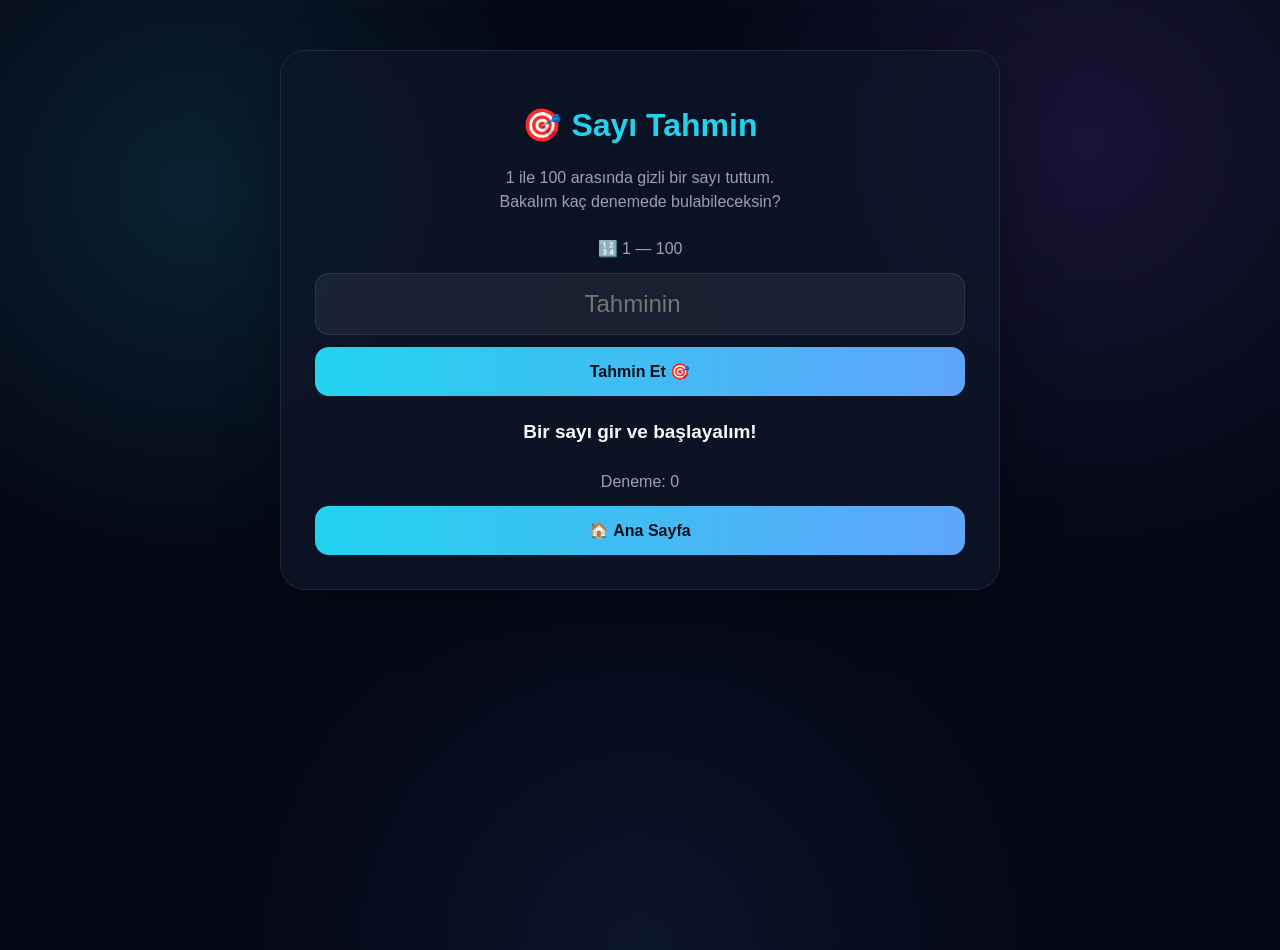
<file: game.html>
<!DOCTYPE html>
<html lang="tr">
<head>
<meta charset="UTF-8">
<meta
    name="viewport"
    content="width=device-width, initial-scale=1.0">
<title>Sayı Tahmin 🎯</title>
<link
    rel="stylesheet"
    href="style.css">
<style>
/* SAYI TAHMİN ÖZEL ALANI */
.number-display {
    text-align: center;
    margin: 25px 0;
}
.range-text {
    color: #94a3b8;
    margin-bottom: 15px;
}
.guess-input {
    text-align: center;
    font-size: 24px;
}
.guess-button {
    width: 100%;
    margin-top: 12px;
}
.hint {
    min-height: 32px;
    text-align: center;
    font-size: 19px;
    font-weight: bold;
    margin: 20px 0;
}
.attempts {
    text-align: center;
    color: #94a3b8;
}
</style>
</head>
<body>
<div class="game-container">
<div id="game">
<h1>🎯 Sayı Tahmin</h1>
<p
    style="
    text-align:center;
    color:#94a3b8;
    line-height:1.5;
    ">
    1 ile 100 arasında gizli bir sayı tuttum.
    <br>
    Bakalım kaç denemede bulabileceksin?
</p>
<div class="number-display">
    <div class="range-text">
        🔢 1 — 100
    </div>
    <input
        type="number"
        id="guessInput"
        class="guess-input"
        min="1"
        max="100"
        placeholder="Tahminin"
    >
    <button
        class="guess-button guess-btn"
        onclick="checkGuess()">
        Tahmin Et 🎯
    </button>
</div>
<div
    class="hint"
    id="hint">
    Bir sayı gir ve başlayalım!
</div>
<div
    class="attempts"
    id="attempts">
    Deneme: 0
</div>
<button
    class="home"
    onclick="location.href='index.html'">
    🏠 Ana Sayfa
</button>
</div>
<!-- SONUÇ -->
<div
    id="result"
    class="result hidden">
<h1>🎯 Tebrikler!</h1>
<h2>
    Sayıyı Buldun!
</h2>
<div
    class="final-score"
    id="finalAttempts">
    0
</div>
<p>
    denemede doğru sayıyı buldun.
</p>
<p class="record">
    🏆 En iyi rekor:
    <span id="bestRecord">
        -
    </span>
</p>
<button
    class="restart"
    onclick="restartGame()">
    🔄 Tekrar Oyna
</button>
<button
    class="home"
    onclick="location.href='index.html'">
    🏠 Ana Sayfa
</button>
</div>
</div>
<script>
let secretNumber =
    Math.floor(Math.random() * 100) + 1;
let attempts = 0;
let gameOver = false;
const guessInput =
    document.getElementById("guessInput");
const hint =
    document.getElementById("hint");
const attemptsText =
    document.getElementById("attempts");
function checkGuess() {
    if (gameOver) return;
    const guess =
        Number(guessInput.value);
    if (
        !guess ||
        guess < 1 ||
        guess > 100
    ) {
        hint.textContent =
            "⚠️ 1 ile 100 arasında bir sayı gir.";
        return;
    }
    attempts++;
    attemptsText.textContent =
        `Deneme: ${attempts}`;
    if (guess === secretNumber) {
        gameOver = true;
        hint.textContent =
            "🎉 Doğru tahmin!";
        document
            .getElementById("game")
            .classList
            .add("hidden");
        document
            .getElementById("result")
            .classList
            .remove("hidden");
        document
            .getElementById("finalAttempts")
            .textContent =
            attempts;
        let record =
            Number(
                localStorage.getItem(
                    "guessRecord"
                )
            ) || 0;
        if (
            record === 0 ||
            attempts < record
        ) {
            record = attempts;
            localStorage.setItem(
                "guessRecord",
                record
            );
        }
        document
            .getElementById("bestRecord")
            .textContent =
            record + " deneme";
        return;
    }
    if (guess < secretNumber) {
        hint.textContent =
            "⬆️ Daha büyük bir sayı dene!";
    } else {
        hint.textContent =
            "⬇️ Daha küçük bir sayı dene!";
    }
    guessInput.value = "";
    guessInput.focus();
}
guessInput.addEventListener(
    "keydown",
    function(event) {
        if (event.key === "Enter") {
            checkGuess();
        }
    }
);
function restartGame() {
    secretNumber =
        Math.floor(Math.random() * 100) + 1;
    attempts = 0;
    gameOver = false;
    document
        .getElementById("result")
        .classList
        .add("hidden");
    document
        .getElementById("game")
        .classList
        .remove("hidden");
    hint.textContent =
        "Bir sayı gir ve başlayalım!";
    attemptsText.textContent =
        "Deneme: 0";
    guessInput.value = "";
    guessInput.focus();
}
</script>
</body>
</html>
</file>
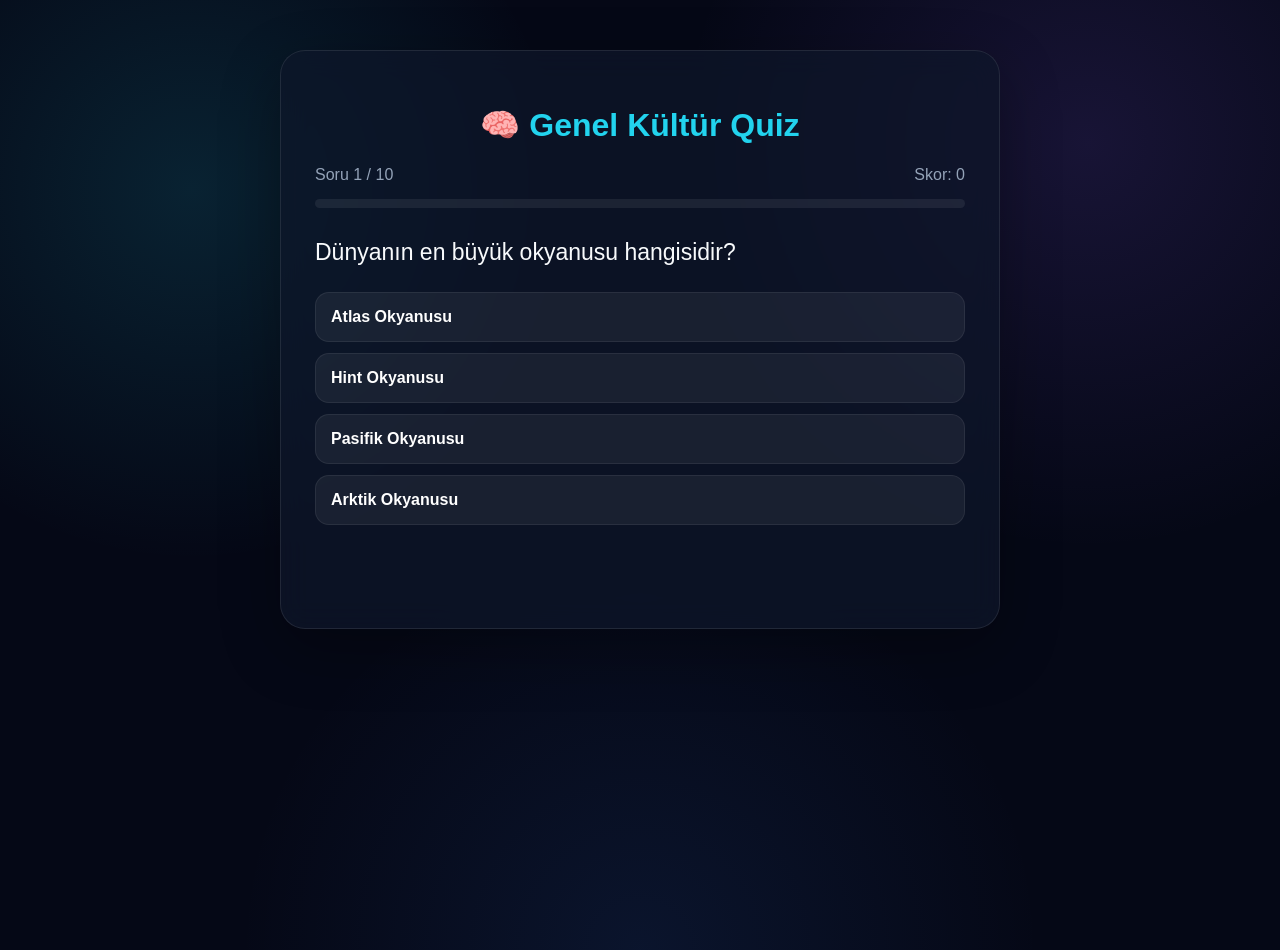
<file: quiz.html>
<!DOCTYPE html>
<html lang="tr">

<head>

<meta charset="UTF-8">

<meta
    name="viewport"
    content="width=device-width, initial-scale=1.0">

<title>Genel Kültür Quiz 🧠</title>

<link rel="stylesheet" href="style.css">

</head>


<body>


<div class="game-container">


<div id="quiz">


<h1>🧠 Genel Kültür Quiz</h1>


<div class="top">

    <span id="questionNumber">
        Soru 1 / 10
    </span>

    <span id="scoreText">
        Skor: 0
    </span>

</div>


<div class="progress-bg">

    <div
        class="progress"
        id="progress">
    </div>

</div>


<div id="question"></div>


<div
    class="answers"
    id="answers">
</div>


<div id="feedback"></div>


<button
    id="nextBtn"
    class="next-btn hidden"
    onclick="nextQuestion()">

    Sonraki Soru →

</button>


</div>


<!-- SONUÇ -->

<div
    id="result"
    class="result hidden">


<h1>🧠 Genel Kültür Quiz</h1>

<h2>Quiz Bitti!</h2>


<div
    class="final-score"
    id="finalScore">

    0 / 10

</div>


<p id="message"></p>


<p class="record">

    🏆 En yüksek skorun:
    <span id="highScore">0</span> / 10

</p>


<button
    class="restart"
    onclick="restartQuiz()">

    🔄 Tekrar Oyna

</button>


<button
    class="home"
    onclick="location.href='index.html'">

    🏠 Ana Sayfa

</button>


</div>


</div>


<script>


const questions = [

    {
        question: "Dünyanın en büyük okyanusu hangisidir?",
        answers: [
            "Atlas Okyanusu",
            "Hint Okyanusu",
            "Pasifik Okyanusu",
            "Arktik Okyanusu"
        ],
        correct: "Pasifik Okyanusu"
    },

    {
        question: "İnsan vücudundaki en büyük organ hangisidir?",
        answers: [
            "Kalp",
            "Akciğer",
            "Karaciğer",
            "Deri"
        ],
        correct: "Deri"
    },

    {
        question: "Birleşmiş Milletler'in merkezi hangi şehirdedir?",
        answers: [
            "Londra",
            "New York",
            "Paris",
            "Cenevre"
        ],
        correct: "New York"
    },

    {
        question: "Güneş Sistemi'ndeki en büyük gezegen hangisidir?",
        answers: [
            "Dünya",
            "Satürn",
            "Jüpiter",
            "Neptün"
        ],
        correct: "Jüpiter"
    },

    {
        question: "Mona Lisa tablosunun ressamı kimdir?",
        answers: [
            "Vincent van Gogh",
            "Pablo Picasso",
            "Leonardo da Vinci",
            "Claude Monet"
        ],
        correct: "Leonardo da Vinci"
    },

    {
        question: "Dünyanın en yüksek dağı hangisidir?",
        answers: [
            "K2",
            "Everest",
            "Kilimanjaro",
            "Mont Blanc"
        ],
        correct: "Everest"
    },

    {
        question: "DNA'nın açılımında bulunan 'N' harfi neyi ifade eder?",
        answers: [
            "Nükleik",
            "Nitrojen",
            "Nöro",
            "Nöron"
        ],
        correct: "Nükleik"
    },

    {
        question: "Rönesans'ın başladığı ülke hangisidir?",
        answers: [
            "Fransa",
            "İtalya",
            "İspanya",
            "Almanya"
        ],
        correct: "İtalya"
    },

    {
        question: "Satürn'ün en belirgin özelliği nedir?",
        answers: [
            "Çok sıcak olması",
            "Halkalarının bulunması",
            "En küçük gezegen olması",
            "Dünya'ya en yakın gezegen olması"
        ],
        correct: "Halkalarının bulunması"
    },

    {
        question: "Suyun kimyasal formülü nedir?",
        answers: [
            "CO2",
            "O2",
            "H2O",
            "NaCl"
        ],
        correct: "H2O"
    }

];


let currentQuestion = 0;

let score = 0;

let answered = false;


function loadQuestion() {


    answered = false;


    document
        .getElementById("nextBtn")
        .classList
        .add("hidden");


    document
        .getElementById("feedback")
        .textContent = "";


    const q =
        questions[currentQuestion];


    document
        .getElementById("questionNumber")
        .textContent =
        `Soru ${currentQuestion + 1} / ${questions.length}`;


    document
        .getElementById("scoreText")
        .textContent =
        `Skor: ${score}`;


    document
        .getElementById("progress")
        .style.width =
        `${(currentQuestion / questions.length) * 100}%`;


    document
        .getElementById("question")
        .textContent =
        q.question;


    const answers =
        document.getElementById("answers");


    answers.innerHTML = "";


    q.answers.forEach(answer => {


        const button =
            document.createElement("button");


        button.textContent =
            answer;


        button.classList.add("answer");


        button.onclick =
            () => checkAnswer(button, answer);


        answers.appendChild(button);


    });

}


function checkAnswer(button, answer) {


    if (answered) return;


    answered = true;


    const correctAnswer =
        questions[currentQuestion].correct;


    const buttons =
        document.querySelectorAll(".answer");


    buttons.forEach(btn => {


        if (
            btn.textContent === correctAnswer
        ) {

            btn.classList.add("correct");

        }

    });


    if (answer === correctAnswer) {


        score++;


        button.classList.add("correct");


        document
            .getElementById("feedback")
            .textContent =
            "✅ Doğru!";


    } else {


        button.classList.add("wrong");


        document
            .getElementById("feedback")
            .textContent =
            `❌ Yanlış! Doğru cevap: ${correctAnswer}`;

    }


    document
        .getElementById("scoreText")
        .textContent =
        `Skor: ${score}`;


    document
        .getElementById("nextBtn")
        .classList
        .remove("hidden");

}


function nextQuestion() {


    currentQuestion++;


    if (
        currentQuestion >= questions.length
    ) {

        showResult();

    } else {

        loadQuestion();

    }

}


function showResult() {


    document
        .getElementById("quiz")
        .classList
        .add("hidden");


    document
        .getElementById("result")
        .classList
        .remove("hidden");


    document
        .getElementById("finalScore")
        .textContent =
        `${score} / ${questions.length}`;


    let message = "";


    if (score === 10) {

        message =
            "🔥 Mükemmel! Hepsini bildin!";

    } else if (score >= 8) {

        message =
            "🏆 Çok iyi! Genel kültürün sağlam.";

    } else if (score >= 6) {

        message =
            "👏 Güzel skor!";

    } else if (score >= 4) {

        message =
            "🙂 Fena değil! Bir tur daha deneyebilirsin.";

    } else {

        message =
            "😄 Bir tur daha dene!";

    }


    document
        .getElementById("message")
        .textContent =
        message;


    let highScore =
        Number(
            localStorage.getItem(
                "quizHighScore"
            )
        ) || 0;


    if (score > highScore) {


        highScore = score;


        localStorage.setItem(
            "quizHighScore",
            highScore
        );

    }


    document
        .getElementById("highScore")
        .textContent =
        highScore;

}


function restartQuiz() {


    currentQuestion = 0;

    score = 0;


    document
        .getElementById("result")
        .classList
        .add("hidden");


    document
        .getElementById("quiz")
        .classList
        .remove("hidden");


    loadQuestion();

}


loadQuestion();

</script>


</body>

</html>
</file>
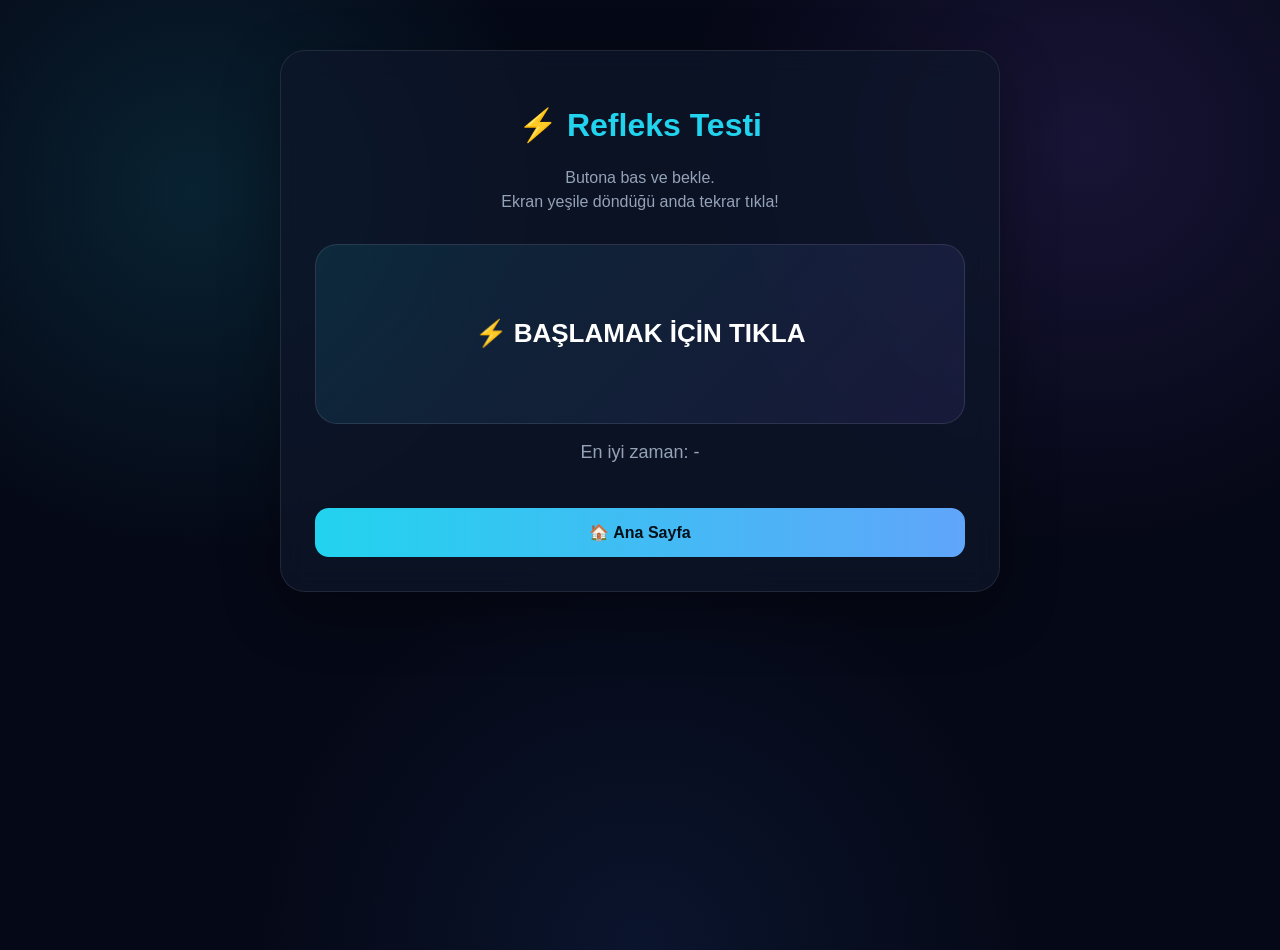
<file: reflex.html>
<!DOCTYPE html>
<html lang="tr">
<head>
<meta charset="UTF-8">
<meta
    name="viewport"
    content="width=device-width, initial-scale=1.0">
<title>Refleks Testi ⚡</title>
<link
    rel="stylesheet"
    href="style.css">
<style>
.reflex-area {
    text-align: center;
    margin: 30px 0;
}
.reflex-button {
    width: 100%;
    min-height: 180px;
    border-radius: 22px;
    background:
        linear-gradient(
            135deg,
            rgba(34,211,238,0.10),
            rgba(139,92,246,0.10)
        );
    color: white;
    border: 1px solid rgba(255,255,255,0.10);
    font-size: 26px;
    transition: 0.2s;
}
.reflex-button:hover {
    border-color: rgba(34,211,238,0.45);
}
.reflex-button.ready {
    background: #15803d;
    color: white;
    border-color: #22c55e;
    box-shadow:
        0 0 35px rgba(34,197,94,0.25);
}
.reflex-button.early {
    background: #b91c1c;
}
.time {
    font-size: 18px;
    color: #94a3b8;
    margin-top: 18px;
}
.instruction {
    text-align: center;
    color: #94a3b8;
    line-height: 1.5;
}
</style>
</head>
<body>
<div class="game-container">
<div id="game">
<h1>⚡ Refleks Testi</h1>
<p class="instruction">
    Butona bas ve bekle.<br>
    Ekran yeşile döndüğü anda tekrar tıkla!
</p>
<div class="reflex-area">
    <button
        id="reflexButton"
        class="reflex-button"
        onclick="handleClick()">
        ⚡ BAŞLAMAK İÇİN TIKLA
    </button>
    <div
        class="time"
        id="time">
        En iyi zaman:
        <span id="bestTime">-</span>
    </div>
</div>
<button
    class="home"
    onclick="location.href='index.html'">
    🏠 Ana Sayfa
</button>
</div>
<!-- SONUÇ -->
<div
    id="result"
    class="result hidden">
<h1>⚡ Refleks Testi</h1>
<h2>Sonucun</h2>
<div
    class="final-score"
    id="finalTime">
    0 ms
</div>
<p id="message"></p>
<p class="record">
    🏆 En iyi rekorun:
    <span id="resultBest">
        -
    </span>
</p>
<button
    class="restart"
    onclick="restartGame()">
    🔄 Tekrar Dene
</button>
<button
    class="home"
    onclick="location.href='index.html'">
    🏠 Ana Sayfa
</button>
</div>
</div>
<script>
const button =
    document.getElementById("reflexButton");
const timeText =
    document.getElementById("time");
const bestTimeText =
    document.getElementById("bestTime");
let state = "start";
let startTime = 0;
let timer = null;
function getBestTime() {
    return Number(
        localStorage.getItem("reflexRecord")
    ) || 0;
}
function updateBestTime() {
    const best =
        getBestTime();
    if (best > 0) {
        bestTimeText.textContent =
            best + " ms";
    } else {
        bestTimeText.textContent =
            "-";
    }
}
function handleClick() {
    if (state === "start") {
        startWaiting();
        return;
    }
    if (state === "waiting") {
        clearTimeout(timer);
        state = "start";
        button.classList.add("early");
        button.textContent =
            "❌ Çok erken!";
        setTimeout(() => {
            button.classList.remove("early");
            button.textContent =
                "⚡ Tekrar Başlamak İçin Tıkla";
        }, 1000);
        return;
    }
    if (state === "ready") {
        const reaction =
            Math.round(
                performance.now() - startTime
            );
        finishGame(reaction);
    }
}
function startWaiting() {
    state = "waiting";
    button.classList.remove("ready");
    button.textContent =
        "⏳ HAZIR OL...";
    timeText.textContent =
        "Yeşil olmasını bekle...";
    const delay =
        Math.floor(
            Math.random() * 3000
        ) + 2000;
    timer = setTimeout(() => {
        state = "ready";
        startTime =
            performance.now();
        button.classList.add("ready");
        button.textContent =
            "⚡ ŞİMDİ TIKLA!";
        timeText.textContent =
            "TIKLA!";
    }, delay);
}
function finishGame(reaction) {
    state = "start";
    button.classList.remove("ready");
    button.textContent =
        "⚡ BAŞLAMAK İÇİN TIKLA";
    document
        .getElementById("game")
        .classList
        .add("hidden");
    document
        .getElementById("result")
        .classList
        .remove("hidden");
    document
        .getElementById("finalTime")
        .textContent =
        reaction + " ms";
    let best =
        getBestTime();
    if (
        best === 0 ||
        reaction < best
    ) {
        best = reaction;
        localStorage.setItem(
            "reflexRecord",
            best
        );
    }
    document
        .getElementById("resultBest")
        .textContent =
        best + " ms";
    let message = "";
    if (reaction < 250) {
        message =
            "🔥 İnanılmaz hızlı!";
    } else if (reaction < 350) {
        message =
            "⚡ Çok iyi refleks!";
    } else if (reaction < 500) {
        message =
            "👏 Güzel sonuç!";
    } else {
        message =
            "😄 Bir tur daha dene!";
    }
    document
        .getElementById("message")
        .textContent =
        message;
}
function restartGame() {
    clearTimeout(timer);
    state = "start";
    document
        .getElementById("result")
        .classList
        .add("hidden");
    document
        .getElementById("game")
        .classList
        .remove("hidden");
    button.classList.remove("ready");
    button.classList.remove("early");
    button.textContent =
        "⚡ BAŞLAMAK İÇİN TIKLA";
    timeText.textContent =
        "En iyi zaman: " +
        (
            getBestTime() > 0
            ? getBestTime() + " ms"
            : "-"
        );
}
updateBestTime();
</script>
</body>
</html>
</file>
<file: style.css>
* {
    box-sizing: border-box;
}

:root {
    --bg: #050816;
    --card: rgba(15, 23, 42, 0.72);
    --card-hover: rgba(20, 35, 60, 0.9);
    --text: #f8fafc;
    --muted: #94a3b8;
    --cyan: #22d3ee;
    --blue: #3b82f6;
    --purple: #8b5cf6;
    --border: rgba(255,255,255,0.09);
}

body {
    margin: 0;
    min-height: 100vh;
    font-family: Arial, sans-serif;
    color: var(--text);

    background:
        radial-gradient(circle at 15% 20%, rgba(34,211,238,0.13), transparent 28%),
        radial-gradient(circle at 85% 15%, rgba(139,92,246,0.14), transparent 30%),
        radial-gradient(circle at 50% 100%, rgba(59,130,246,0.10), transparent 35%),
        var(--bg);
}


/* ANA CONTAINER */

.container {
    width: 92%;
    max-width: 1100px;
    margin: auto;
}


/* HEADER */

header {
    text-align: center;
    padding: 70px 0 45px;
}

header h1 {
    margin: 0;
    font-size: 52px;
    font-weight: 800;

    background: linear-gradient(
        90deg,
        var(--cyan),
        #60a5fa,
        var(--purple)
    );

    -webkit-background-clip: text;
    -webkit-text-fill-color: transparent;
}

header p {
    margin-top: 15px;
    color: var(--muted);
    font-size: 18px;
}


/* REKORLAR */

.stats {
    display: grid;
    grid-template-columns: repeat(3, 1fr);
    gap: 18px;
    margin-bottom: 45px;
}

.stat {
    padding: 23px;
    border-radius: 18px;

    background: var(--card);
    border: 1px solid var(--border);

    backdrop-filter: blur(12px);

    transition: 0.25s;
}

.stat:hover {
    transform: translateY(-4px);
    border-color: rgba(34,211,238,0.35);
}

.stat-title {
    color: var(--muted);
    font-size: 14px;
}

.stat-value {
    margin-top: 8px;
    font-size: 27px;
    font-weight: 800;
    color: var(--cyan);
}


/* BÖLÜM BAŞLIĞI */

.section-title {
    margin-bottom: 22px;
    font-size: 28px;
}


/* OYUN GRID */

.games {
    display: grid;
    grid-template-columns: repeat(2, 1fr);
    gap: 22px;
}


/* OYUN KARTI */

.card {
    position: relative;
    overflow: hidden;

    padding: 30px;
    min-height: 230px;

    border-radius: 24px;

    background: var(--card);
    border: 1px solid var(--border);

    backdrop-filter: blur(14px);

    cursor: pointer;

    transition:
        transform 0.25s ease,
        border-color 0.25s ease,
        background 0.25s ease,
        box-shadow 0.25s ease;
}


/* Kartın ışık efekti */

.card::before {
    content: "";
    position: absolute;

    width: 160px;
    height: 160px;

    right: -70px;
    top: -70px;

    border-radius: 50%;

    background: rgba(34,211,238,0.10);

    filter: blur(10px);

    transition: 0.3s;
}


/* Hover */

.card:hover {
    transform: translateY(-8px) scale(1.01);

    background: var(--card-hover);

    border-color: rgba(34,211,238,0.45);

    box-shadow:
        0 20px 50px rgba(0,0,0,0.35),
        0 0 25px rgba(34,211,238,0.08);
}

.card:hover::before {
    transform: scale(1.7);
}


/* İKON */

.icon {
    position: relative;
    z-index: 1;

    width: 68px;
    height: 68px;

    display: flex;
    align-items: center;
    justify-content: center;

    border-radius: 18px;

    background: rgba(255,255,255,0.06);

    font-size: 38px;

    margin-bottom: 18px;

    transition: 0.25s;
}

.card:hover .icon {
    transform: scale(1.08) rotate(-3deg);
}


/* KART YAZILARI */

.card h2 {
    position: relative;
    z-index: 1;

    margin: 0 0 10px;

    font-size: 23px;
}

.card p {
    position: relative;
    z-index: 1;

    margin: 0;

    color: var(--muted);

    line-height: 1.55;

    max-width: 500px;
}

.card span {
    position: relative;
    z-index: 1;

    display: inline-block;

    margin-top: 18px;

    color: var(--cyan);

    font-weight: bold;

    transition: 0.2s;
}

.card:hover span {
    transform: translateX(5px);
}


/* YAKINDA */

.coming {
    margin-top: 30px;
    padding: 28px;

    text-align: center;

    border-radius: 20px;

    background: rgba(15,23,42,0.55);

    border: 1px dashed rgba(148,163,184,0.25);

    color: var(--muted);
}


/* FOOTER */

footer {
    text-align: center;
    padding: 50px 0 25px;

    color: #64748b;

    font-size: 14px;
}


/* OYUN SAYFALARI */

.game-container {
    width: 92%;
    max-width: 720px;

    margin: 50px auto;

    padding: 34px;

    border-radius: 25px;

    background: var(--card);

    border: 1px solid var(--border);

    backdrop-filter: blur(14px);

    box-shadow:
        0 20px 60px rgba(0,0,0,0.30);
}

.game-container h1 {
    color: var(--cyan);
    text-align: center;
}


/* ÜST BİLGİ */

.top {
    display: flex;
    justify-content: space-between;

    margin-bottom: 15px;

    color: var(--muted);
}


/* PROGRESS */

.progress-bg {
    width: 100%;
    height: 9px;

    background: rgba(255,255,255,0.07);

    border-radius: 20px;

    overflow: hidden;

    margin-bottom: 28px;
}

.progress {
    height: 100%;
    width: 0;

    background: linear-gradient(
        90deg,
        var(--cyan),
        var(--blue),
        var(--purple)
    );

    transition: width 0.3s ease;
}


/* SORU */

#question {
    font-size: 23px;
    line-height: 1.45;
    margin-bottom: 23px;
}


/* BUTONLAR */

button {
    border: none;
    border-radius: 14px;

    padding: 15px;

    font-size: 16px;
    font-weight: bold;

    cursor: pointer;

    transition: 0.2s;
}

button:hover {
    transform: translateY(-2px);
}

.answer {
    width: 100%;

    margin-bottom: 11px;

    text-align: left;

    color: white;

    background: rgba(255,255,255,0.06);

    border: 1px solid rgba(255,255,255,0.07);
}

.answer:hover {
    background: rgba(34,211,238,0.10);
    border-color: rgba(34,211,238,0.3);
}

.correct {
    background: #15803d !important;
}

.wrong {
    background: #b91c1c !important;
}


/* INPUT */

input {
    width: 100%;

    padding: 16px;

    border-radius: 14px;

    border: 1px solid var(--border);

    background: rgba(255,255,255,0.06);

    color: white;

    font-size: 17px;

    outline: none;
}

input:focus {
    border-color: var(--cyan);

    box-shadow:
        0 0 0 3px rgba(34,211,238,0.08);
}


/* FEEDBACK */

#feedback {
    min-height: 28px;

    text-align: center;

    margin: 15px 0;

    font-weight: bold;
}


/* GENEL BUTONLAR */

.next-btn,
.restart,
.home,
.guess-btn {
    width: 100%;

    margin-top: 15px;

    color: #031018;

    background: linear-gradient(
        90deg,
        var(--cyan),
        #60a5fa
    );
}


/* SONUÇ */

.result {
    text-align: center;
}

.result h2 {
    color: var(--cyan);
    font-size: 34px;
}

.final-score,
.score {
    font-size: 52px;
    font-weight: 800;

    margin: 22px 0;
}

.record {
    color: #fbbf24;
}


/* İPUÇLARI */

.clue-box,
.cast-box {
    padding: 26px;

    margin-bottom: 20px;

    border-radius: 18px;

    background: rgba(255,255,255,0.045);

    border: 1px solid var(--border);
}

.clue-title,
.cast-title {
    text-align: center;

    color: var(--cyan);

    margin-bottom: 15px;
}

.clue {
    text-align: center;

    font-size: 21px;

    line-height: 1.5;
}

.actor {
    padding: 16px;

    margin-bottom: 10px;

    border-radius: 13px;

    text-align: center;

    background: rgba(255,255,255,0.06);
}


/* GİZLE */

.hidden {
    display: none;
}


/* MOBİL */

@media (max-width: 700px) {

    header {
        padding: 45px 0 30px;
    }

    header h1 {
        font-size: 38px;
    }

    .stats {
        grid-template-columns: 1fr;
    }

    .games {
        grid-template-columns: 1fr;
    }

    .game-container {
        margin: 20px auto;
        padding: 23px;
    }

    #question {
        font-size: 20px;
    }

}
</file>
